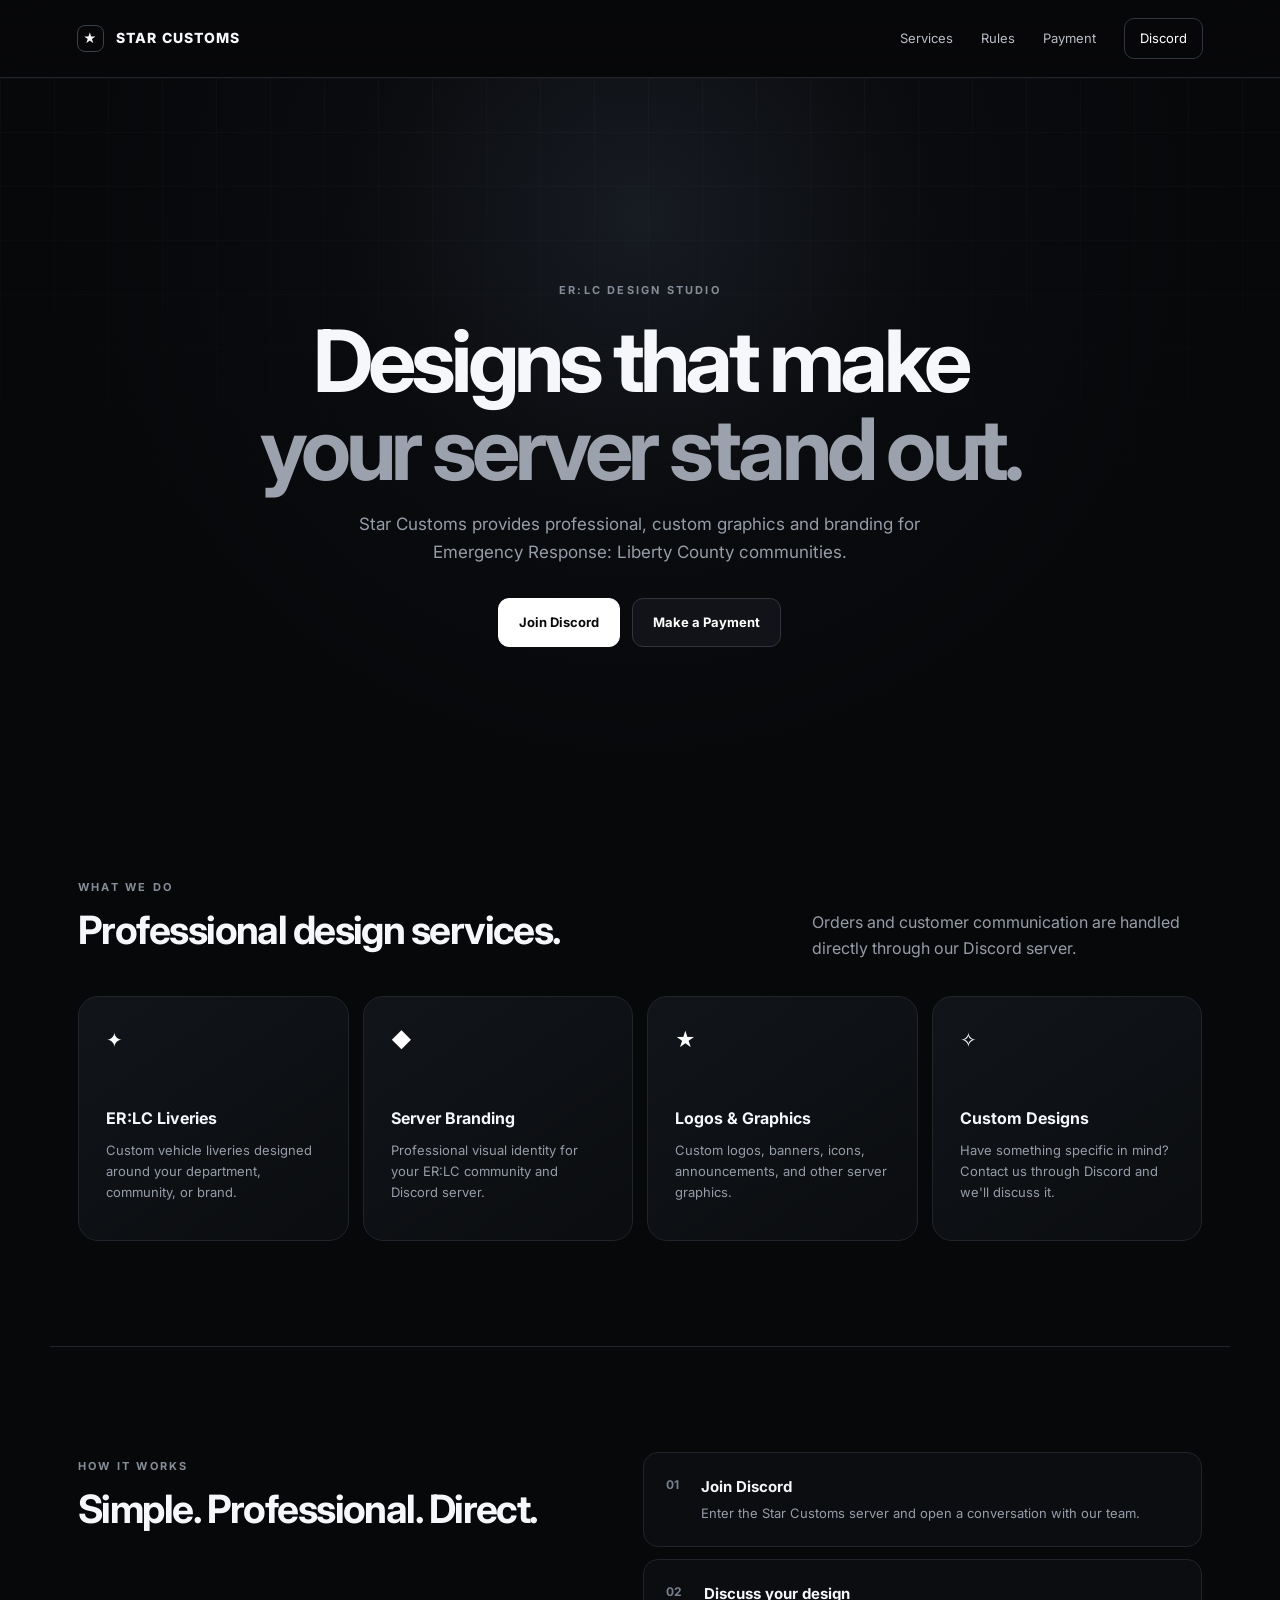
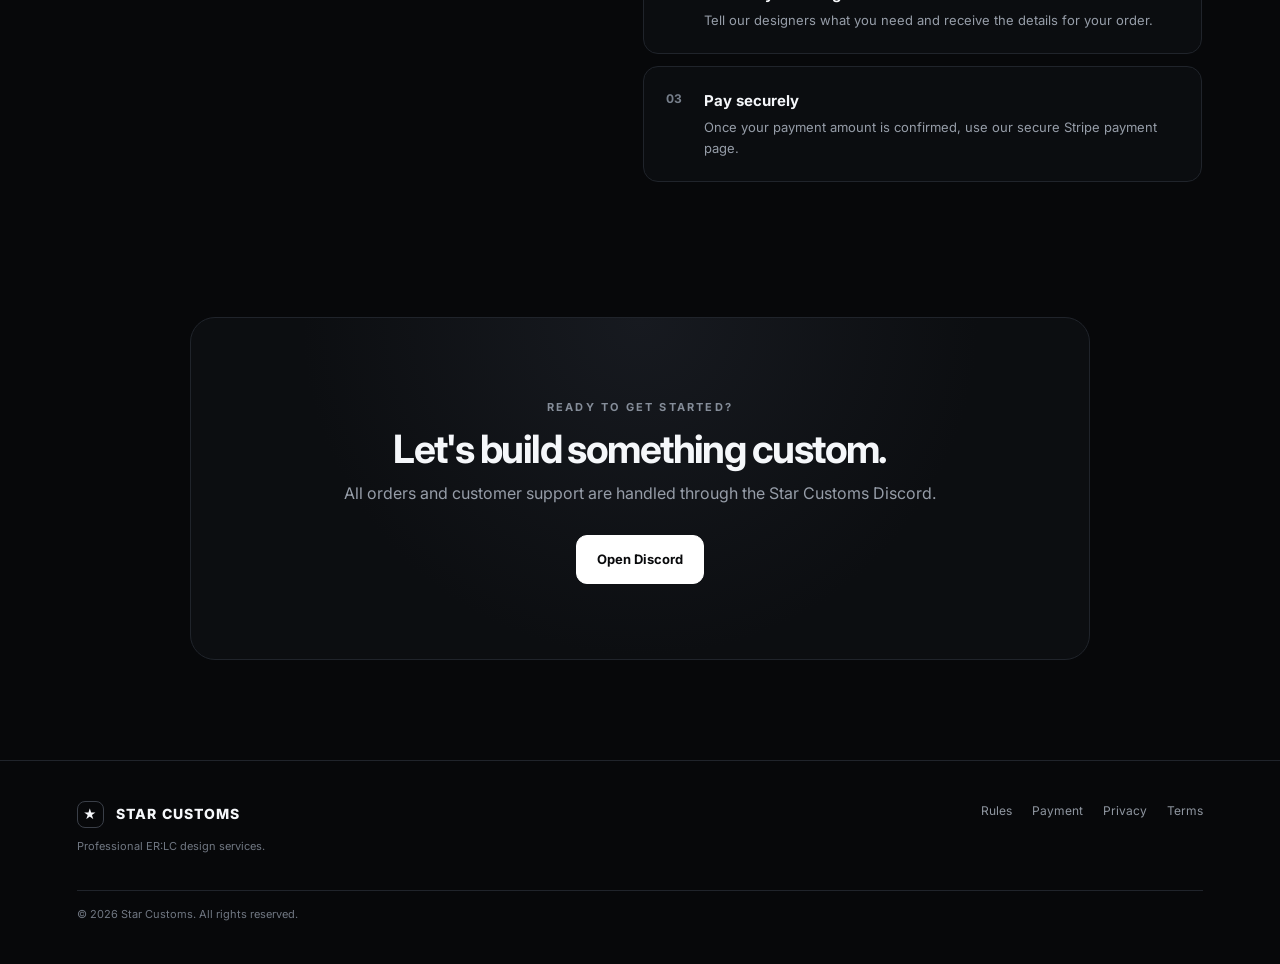
<file: index.html>
<!DOCTYPE html>
<html lang="en">
<head>
  <meta charset="UTF-8">
  <meta name="viewport" content="width=device-width, initial-scale=1.0">
  <title>Star Customs | ER:LC Designs</title>
  <meta name="description" content="Star Customs — professional ER:LC design services. Orders and support are handled through Discord.">
  <link rel="stylesheet" href="styles.css">
</head>
<body>
  <header class="nav">
    <a class="brand" href="index.html"><span class="star">★</span> STAR CUSTOMS</a>
    <nav>
      <a href="#services">Services</a>
      <a href="rules.html">Rules</a>
      <a href="payment.html">Payment</a>
      <a class="nav-discord" href="https://discord.gg/starcustoms" target="_blank" rel="noopener">Discord</a>
    </nav>
  </header>

  <main>
    <section class="hero">
      <div class="hero-glow"></div>
      <div class="hero-content">
        <div class="eyebrow">ER:LC DESIGN STUDIO</div>
        <h1>Designs that make<br><span>your server stand out.</span></h1>
        <p>Star Customs provides professional, custom graphics and branding for Emergency Response: Liberty County communities.</p>
        <div class="hero-actions">
          <a class="btn primary" href="https://discord.gg/starcustoms" target="_blank" rel="noopener">Join Discord</a>
          <a class="btn secondary" href="payment.html">Make a Payment</a>
        </div>
      </div>
    </section>

    <section id="services" class="section">
      <div class="section-heading">
        <div>
          <span class="eyebrow">WHAT WE DO</span>
          <h2>Professional design services.</h2>
        </div>
        <p>Orders and customer communication are handled directly through our Discord server.</p>
      </div>
      <div class="cards">
        <article class="card"><div class="icon">✦</div><h3>ER:LC Liveries</h3><p>Custom vehicle liveries designed around your department, community, or brand.</p></article>
        <article class="card"><div class="icon">◆</div><h3>Server Branding</h3><p>Professional visual identity for your ER:LC community and Discord server.</p></article>
        <article class="card"><div class="icon">★</div><h3>Logos & Graphics</h3><p>Custom logos, banners, icons, announcements, and other server graphics.</p></article>
        <article class="card"><div class="icon">✧</div><h3>Custom Designs</h3><p>Have something specific in mind? Contact us through Discord and we'll discuss it.</p></article>
      </div>
    </section>

    <section class="split">
      <div>
        <span class="eyebrow">HOW IT WORKS</span>
        <h2>Simple. Professional. Direct.</h2>
      </div>
      <div class="steps">
        <div class="step"><b>01</b><div><h3>Join Discord</h3><p>Enter the Star Customs server and open a conversation with our team.</p></div></div>
        <div class="step"><b>02</b><div><h3>Discuss your design</h3><p>Tell our designers what you need and receive the details for your order.</p></div></div>
        <div class="step"><b>03</b><div><h3>Pay securely</h3><p>Once your payment amount is confirmed, use our secure Stripe payment page.</p></div></div>
      </div>
    </section>

    <section class="cta">
      <span class="eyebrow">READY TO GET STARTED?</span>
      <h2>Let's build something custom.</h2>
      <p>All orders and customer support are handled through the Star Customs Discord.</p>
      <a class="btn primary" href="https://discord.gg/starcustoms" target="_blank" rel="noopener">Open Discord</a>
    </section>
  </main>

  <footer>
    <div><a class="brand" href="index.html"><span class="star">★</span> STAR CUSTOMS</a><p>Professional ER:LC design services.</p></div>
    <div class="footer-links"><a href="rules.html">Rules</a><a href="payment.html">Payment</a><a href="privacy.html">Privacy</a><a href="terms.html">Terms</a></div>
    <p class="copyright">© 2026 Star Customs. All rights reserved.</p>
  </footer>
</body>
</html>
</file>
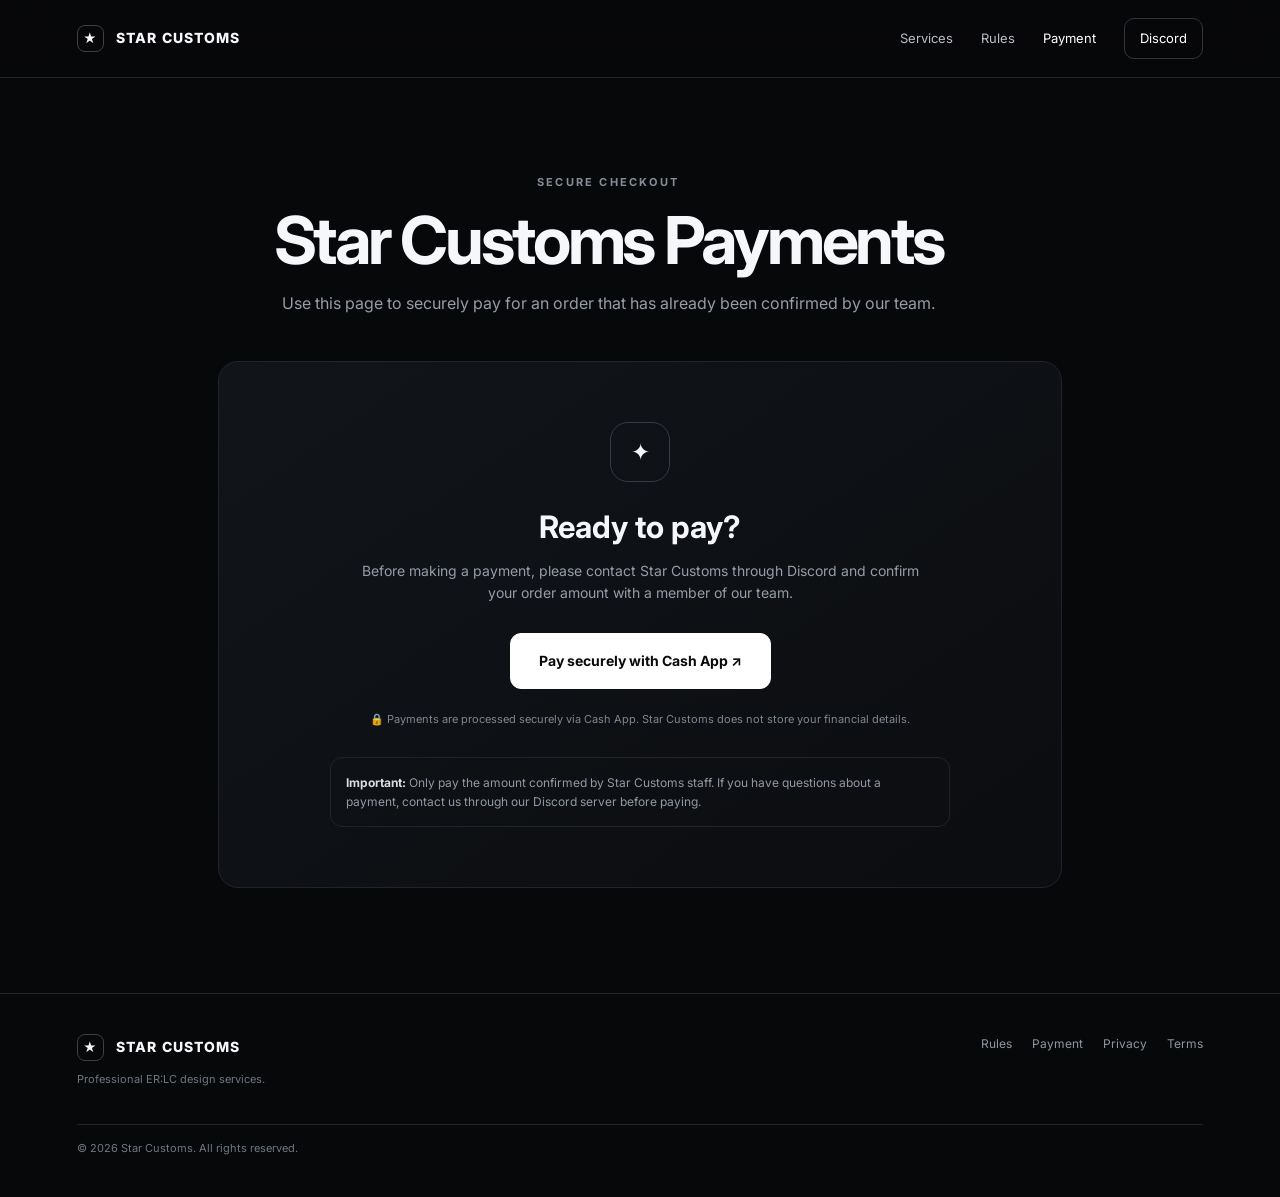
<file: payment.html>
<!DOCTYPE html>
<html lang="en">
<head>
  <meta charset="UTF-8"><meta name="viewport" content="width=device-width, initial-scale=1.0">
  <title>Payment | Star Customs</title><link rel="stylesheet" href="styles.css">
</head>
<body>
<header class="nav"><a class="brand" href="index.html"><span class="star">★</span> STAR CUSTOMS</a><nav><a href="index.html#services">Services</a><a href="rules.html">Rules</a><a class="active" href="payment.html">Payment</a><a class="nav-discord" href="https://discord.gg/starcustoms" target="_blank" rel="noopener">Discord</a></nav></header>
<main class="page payment-page">
  <div class="page-title"><span class="eyebrow">SECURE CHECKOUT</span><h1>Star Customs Payments</h1><p>Use this page to securely pay for an order that has already been confirmed by our team.</p></div>
  <section class="payment-box">
    <div class="payment-mark">✦</div>
    <h2>Ready to pay?</h2>
    <p>Before making a payment, please contact Star Customs through Discord and confirm your order amount with a member of our team.</p>
    <a class="btn primary large" href="https://cash.app/$erlczizo04199" target="_blank" rel="noopener">Pay securely with Cash App ↗</a>
    <div class="secure"><span>🔒</span> Payments are processed securely via Cash App. Star Customs does not store your financial details.</div>
    <div class="payment-note"><strong>Important:</strong> Only pay the amount confirmed by Star Customs staff. If you have questions about a payment, contact us through our Discord server before paying.</div>
  </section>
</main>
<footer><div><a class="brand" href="index.html"><span class="star">★</span> STAR CUSTOMS</a><p>Professional ER:LC design services.</p></div><div class="footer-links"><a href="rules.html">Rules</a><a href="payment.html">Payment</a><a href="privacy.html">Privacy</a><a href="terms.html">Terms</a></div><p class="copyright">© 2026 Star Customs. All rights reserved.</p></footer>
</body></html>
</file>
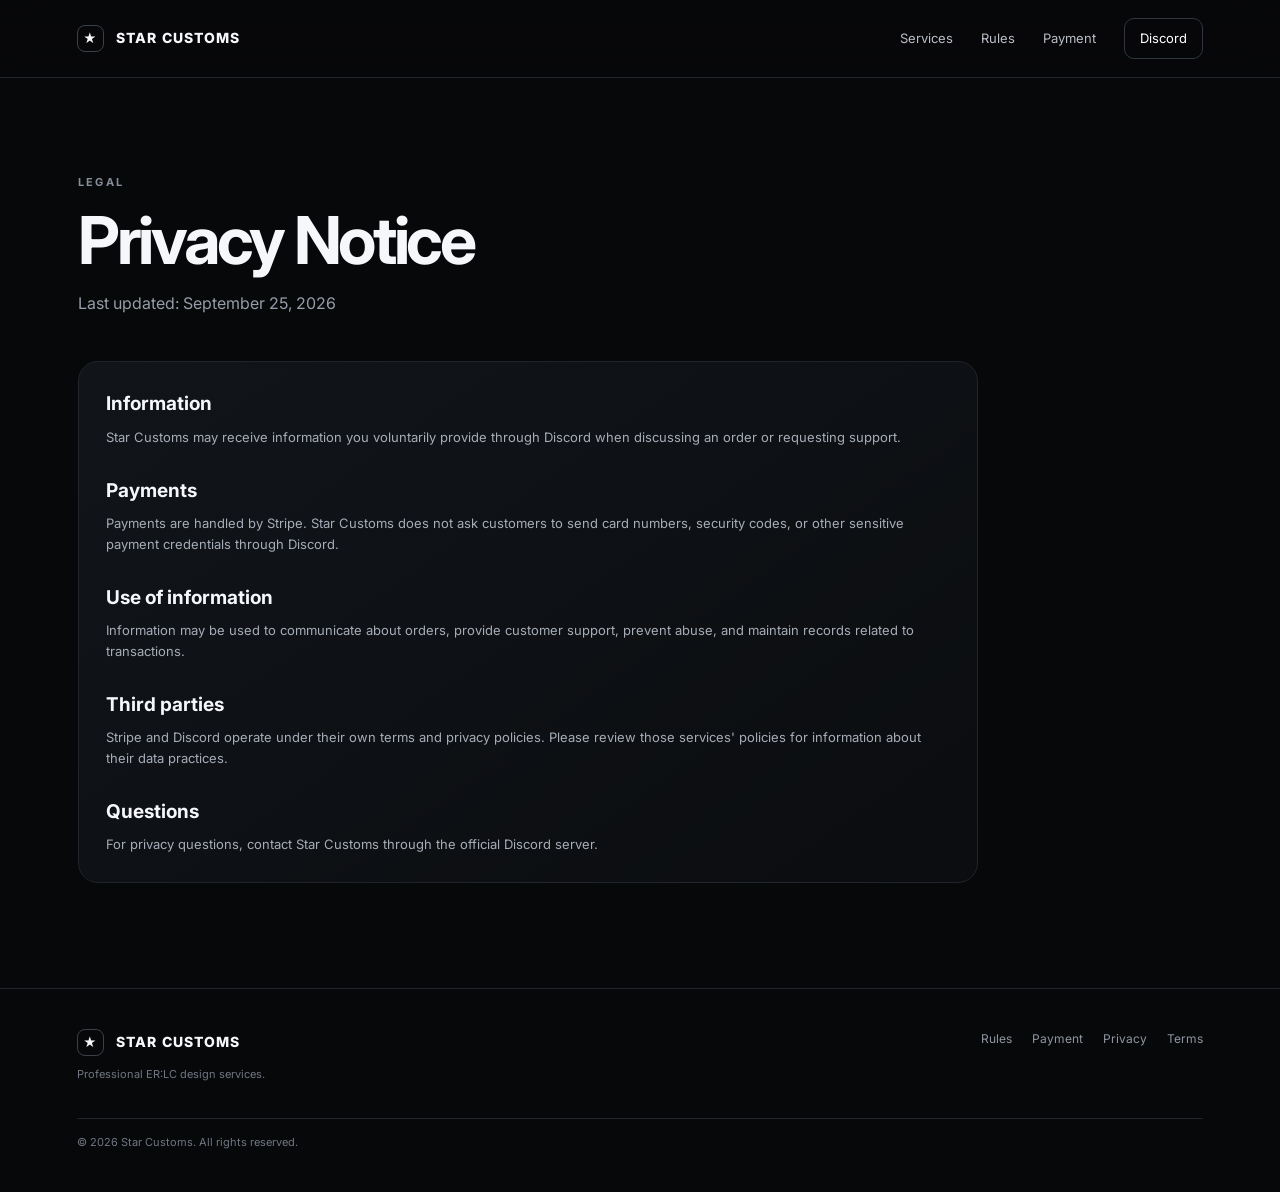
<file: privacy.html>
<!DOCTYPE html>
<html lang="en">
<head>
  <meta charset="UTF-8"><meta name="viewport" content="width=device-width, initial-scale=1.0">
  <title>Privacy | Star Customs</title><link rel="stylesheet" href="styles.css">
</head>
<body>
<header class="nav"><a class="brand" href="index.html"><span class="star">★</span> STAR CUSTOMS</a><nav><a href="index.html#services">Services</a><a href="rules.html">Rules</a><a href="payment.html">Payment</a><a class="nav-discord" href="https://discord.com/" target="_blank" rel="noopener">Discord</a></nav></header>
<main class="page legal">
<div class="page-title"><span class="eyebrow">LEGAL</span><h1>Privacy Notice</h1><p>Last updated: September 25, 2026</p></div>
<section class="legal-card">
<h2>Information</h2><p>Star Customs may receive information you voluntarily provide through Discord when discussing an order or requesting support.</p>
<h2>Payments</h2><p>Payments are handled by Stripe. Star Customs does not ask customers to send card numbers, security codes, or other sensitive payment credentials through Discord.</p>
<h2>Use of information</h2><p>Information may be used to communicate about orders, provide customer support, prevent abuse, and maintain records related to transactions.</p>
<h2>Third parties</h2><p>Stripe and Discord operate under their own terms and privacy policies. Please review those services' policies for information about their data practices.</p>
<h2>Questions</h2><p>For privacy questions, contact Star Customs through the official Discord server.</p>
</section>
</main>
<footer><div><a class="brand" href="index.html"><span class="star">★</span> STAR CUSTOMS</a><p>Professional ER:LC design services.</p></div><div class="footer-links"><a href="rules.html">Rules</a><a href="payment.html">Payment</a><a href="privacy.html">Privacy</a><a href="terms.html">Terms</a></div><p class="copyright">© 2026 Star Customs. All rights reserved.</p></footer>
</body></html>
</file>
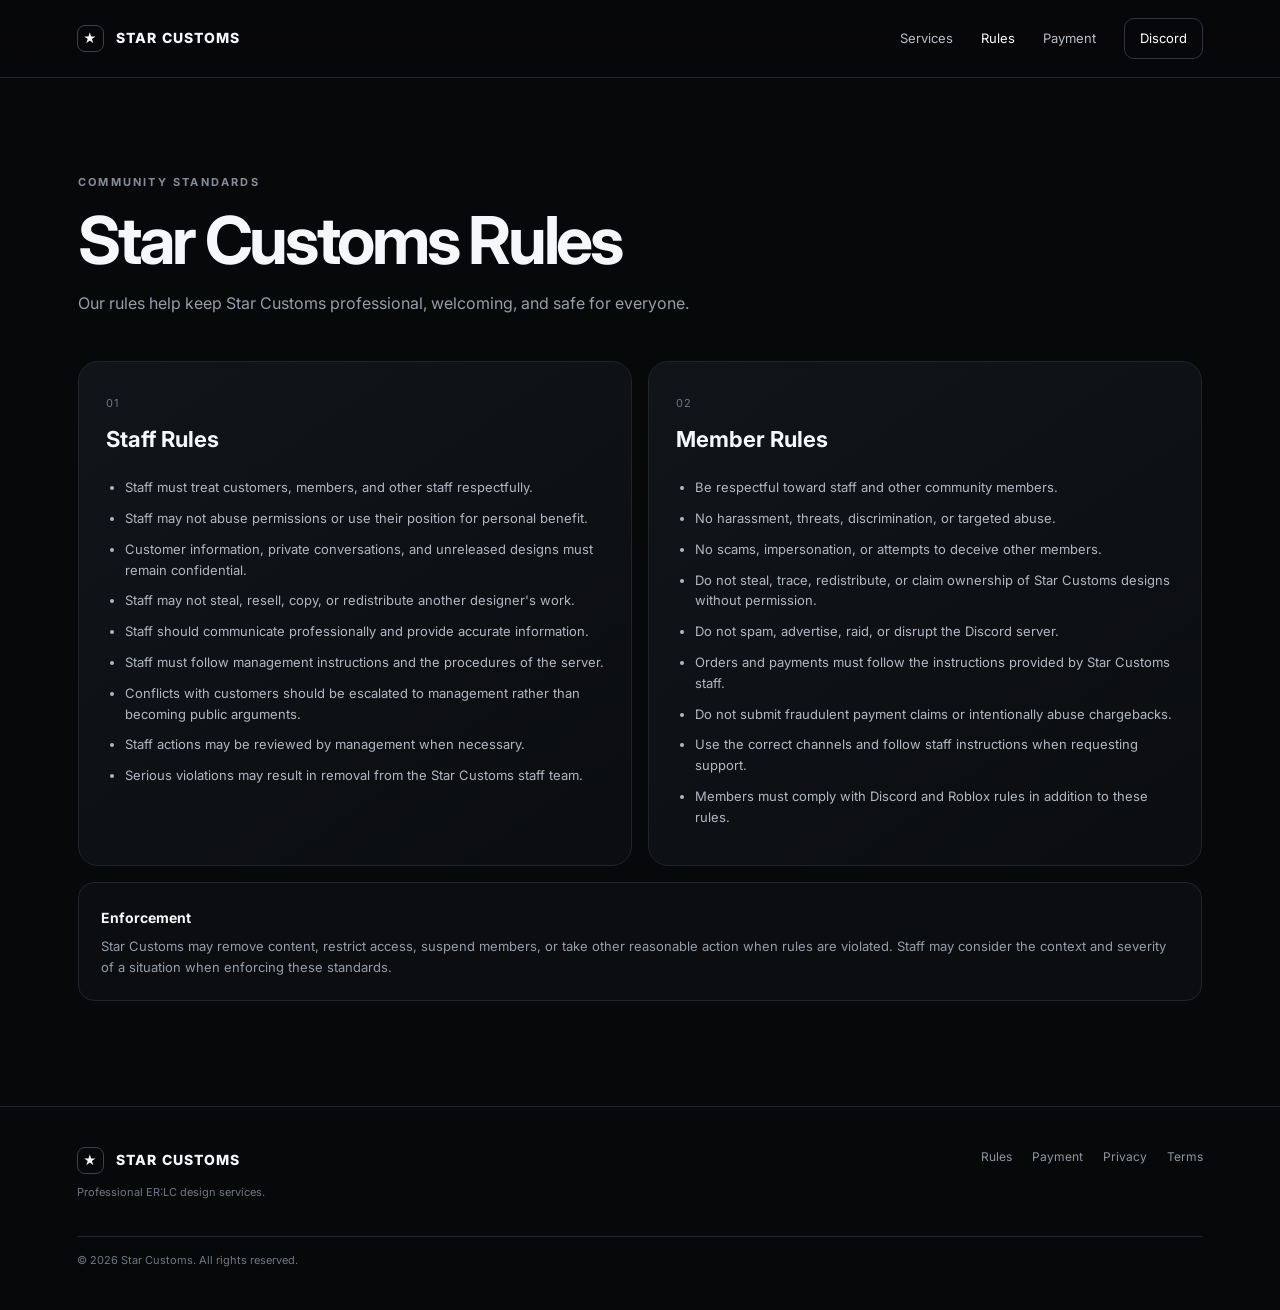
<file: rules.html>
<!DOCTYPE html>
<html lang="en">
<head>
  <meta charset="UTF-8"><meta name="viewport" content="width=device-width, initial-scale=1.0">
  <title>Rules | Star Customs</title><link rel="stylesheet" href="styles.css">
</head>
<body>
<header class="nav"><a class="brand" href="index.html"><span class="star">★</span> STAR CUSTOMS</a><nav><a href="index.html#services">Services</a><a class="active" href="rules.html">Rules</a><a href="payment.html">Payment</a><a class="nav-discord" href="https://discord.com/" target="_blank" rel="noopener">Discord</a></nav></header>
<main class="page">
  <div class="page-title"><span class="eyebrow">COMMUNITY STANDARDS</span><h1>Star Customs Rules</h1><p>Our rules help keep Star Customs professional, welcoming, and safe for everyone.</p></div>
  <div class="rule-grid">
    <section class="rule-card"><span>01</span><h2>Staff Rules</h2>
      <ul><li>Staff must treat customers, members, and other staff respectfully.</li><li>Staff may not abuse permissions or use their position for personal benefit.</li><li>Customer information, private conversations, and unreleased designs must remain confidential.</li><li>Staff may not steal, resell, copy, or redistribute another designer's work.</li><li>Staff should communicate professionally and provide accurate information.</li><li>Staff must follow management instructions and the procedures of the server.</li><li>Conflicts with customers should be escalated to management rather than becoming public arguments.</li><li>Staff actions may be reviewed by management when necessary.</li><li>Serious violations may result in removal from the Star Customs staff team.</li></ul>
    </section>
    <section class="rule-card"><span>02</span><h2>Member Rules</h2>
      <ul><li>Be respectful toward staff and other community members.</li><li>No harassment, threats, discrimination, or targeted abuse.</li><li>No scams, impersonation, or attempts to deceive other members.</li><li>Do not steal, trace, redistribute, or claim ownership of Star Customs designs without permission.</li><li>Do not spam, advertise, raid, or disrupt the Discord server.</li><li>Orders and payments must follow the instructions provided by Star Customs staff.</li><li>Do not submit fraudulent payment claims or intentionally abuse chargebacks.</li><li>Use the correct channels and follow staff instructions when requesting support.</li><li>Members must comply with Discord and Roblox rules in addition to these rules.</li></ul>
    </section>
  </div>
  <div class="notice"><strong>Enforcement</strong><p>Star Customs may remove content, restrict access, suspend members, or take other reasonable action when rules are violated. Staff may consider the context and severity of a situation when enforcing these standards.</p></div>
</main>
<footer><div><a class="brand" href="index.html"><span class="star">★</span> STAR CUSTOMS</a><p>Professional ER:LC design services.</p></div><div class="footer-links"><a href="rules.html">Rules</a><a href="payment.html">Payment</a><a href="privacy.html">Privacy</a><a href="terms.html">Terms</a></div><p class="copyright">© 2026 Star Customs. All rights reserved.</p></footer>
</body></html>
</file>
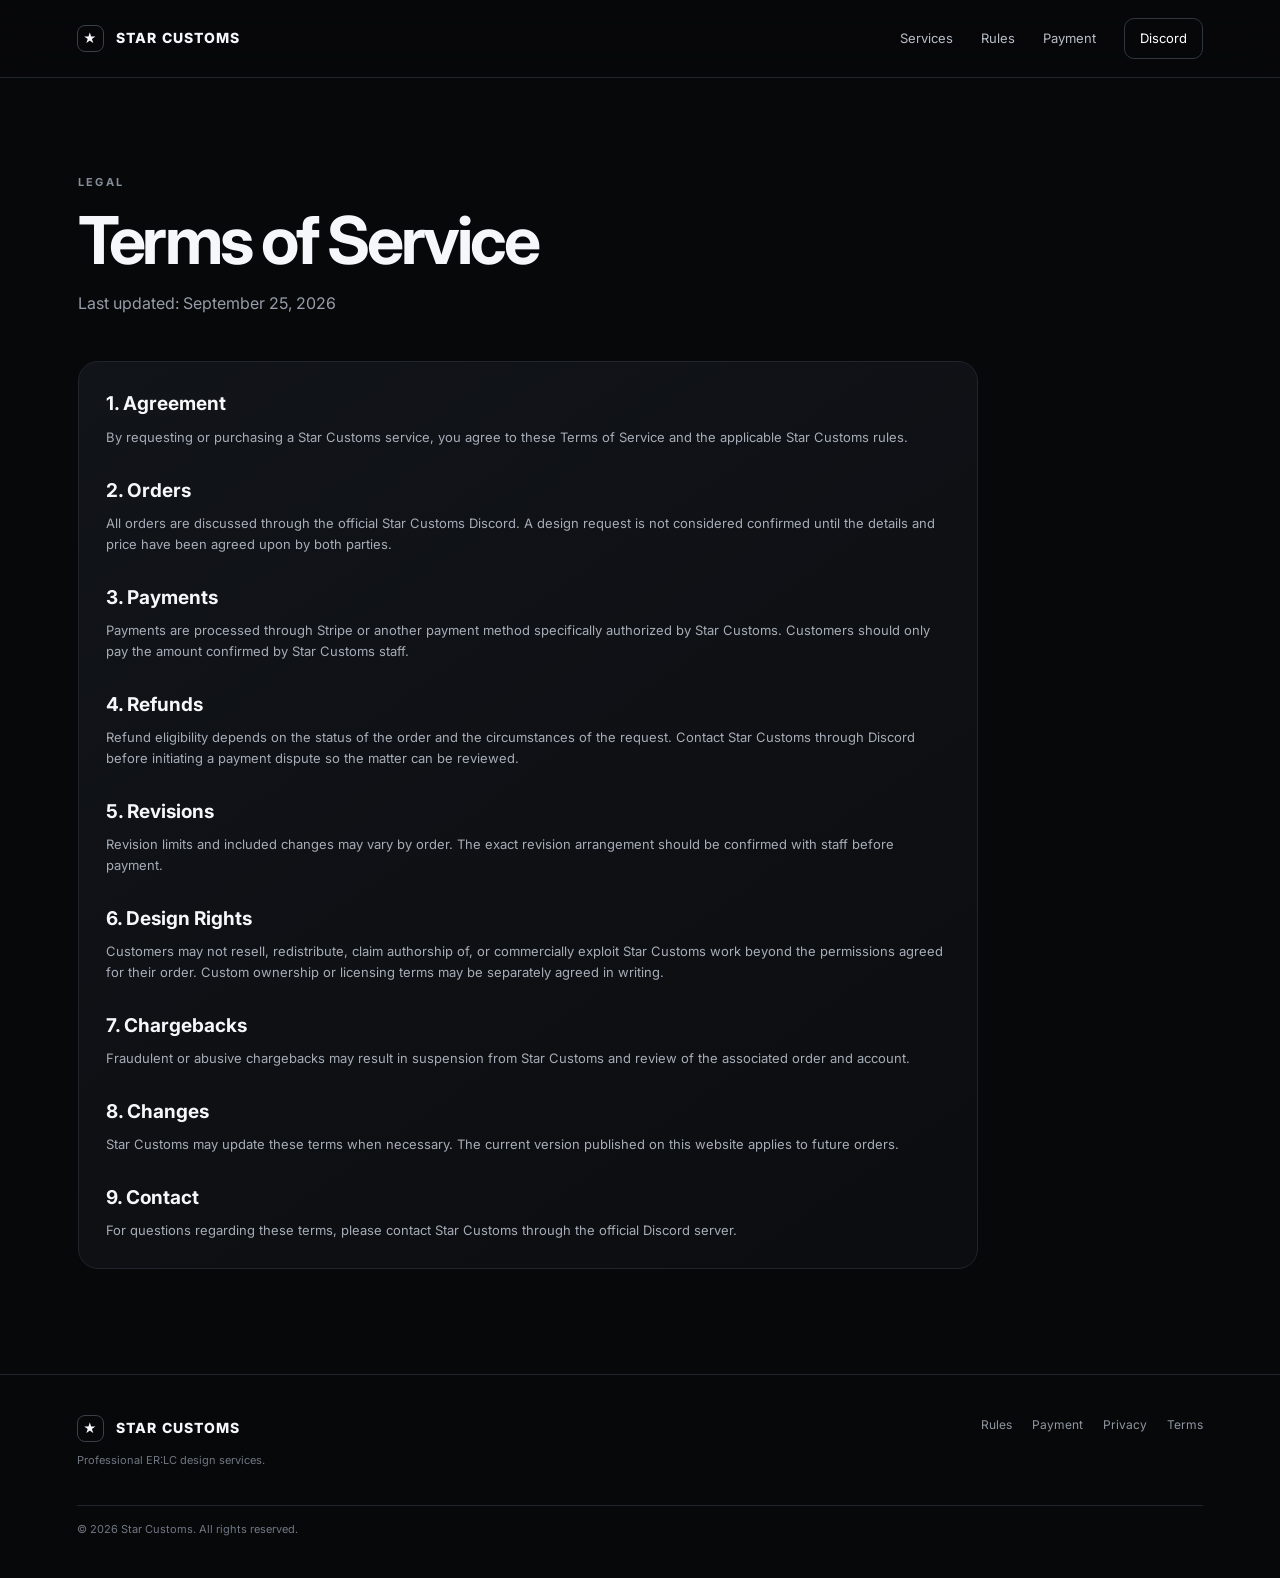
<file: terms.html>
<!DOCTYPE html>
<html lang="en">
<head>
  <meta charset="UTF-8"><meta name="viewport" content="width=device-width, initial-scale=1.0">
  <title>Terms of Service | Star Customs</title><link rel="stylesheet" href="styles.css">
</head>
<body>
<header class="nav"><a class="brand" href="index.html"><span class="star">★</span> STAR CUSTOMS</a><nav><a href="index.html#services">Services</a><a href="rules.html">Rules</a><a href="payment.html">Payment</a><a class="nav-discord" href="https://discord.com/" target="_blank" rel="noopener">Discord</a></nav></header>
<main class="page legal">
<div class="page-title"><span class="eyebrow">LEGAL</span><h1>Terms of Service</h1><p>Last updated: September 25, 2026</p></div>
<section class="legal-card">
<h2>1. Agreement</h2><p>By requesting or purchasing a Star Customs service, you agree to these Terms of Service and the applicable Star Customs rules.</p>
<h2>2. Orders</h2><p>All orders are discussed through the official Star Customs Discord. A design request is not considered confirmed until the details and price have been agreed upon by both parties.</p>
<h2>3. Payments</h2><p>Payments are processed through Stripe or another payment method specifically authorized by Star Customs. Customers should only pay the amount confirmed by Star Customs staff.</p>
<h2>4. Refunds</h2><p>Refund eligibility depends on the status of the order and the circumstances of the request. Contact Star Customs through Discord before initiating a payment dispute so the matter can be reviewed.</p>
<h2>5. Revisions</h2><p>Revision limits and included changes may vary by order. The exact revision arrangement should be confirmed with staff before payment.</p>
<h2>6. Design Rights</h2><p>Customers may not resell, redistribute, claim authorship of, or commercially exploit Star Customs work beyond the permissions agreed for their order. Custom ownership or licensing terms may be separately agreed in writing.</p>
<h2>7. Chargebacks</h2><p>Fraudulent or abusive chargebacks may result in suspension from Star Customs and review of the associated order and account.</p>
<h2>8. Changes</h2><p>Star Customs may update these terms when necessary. The current version published on this website applies to future orders.</p>
<h2>9. Contact</h2><p>For questions regarding these terms, please contact Star Customs through the official Discord server.</p>
</section>
</main>
<footer><div><a class="brand" href="index.html"><span class="star">★</span> STAR CUSTOMS</a><p>Professional ER:LC design services.</p></div><div class="footer-links"><a href="rules.html">Rules</a><a href="payment.html">Payment</a><a href="privacy.html">Privacy</a><a href="terms.html">Terms</a></div><p class="copyright">© 2026 Star Customs. All rights reserved.</p></footer>
</body></html>
</file>
<file: styles.css>
@import url('https://fonts.googleapis.com/css2?family=Inter:wght@400;500;600;700;800&display=swap');
:root{--bg:#07080a;--panel:#0d0f12;--panel2:#111419;--text:#f5f7fa;--muted:#969da8;--line:#20242b;--accent:#ffffff;--radius:20px}
*{box-sizing:border-box}html{scroll-behavior:smooth}body{margin:0;background:var(--bg);color:var(--text);font-family:Inter,Arial,sans-serif;line-height:1.6}a{color:inherit;text-decoration:none}.nav{height:78px;border-bottom:1px solid var(--line);display:flex;align-items:center;justify-content:space-between;padding:0 6%;position:sticky;top:0;background:rgba(7,8,10,.86);backdrop-filter:blur(18px);z-index:20}.brand{font-weight:800;letter-spacing:.08em;font-size:14px}.star{display:inline-grid;place-items:center;width:27px;height:27px;margin-right:8px;border:1px solid #3a3f48;border-radius:8px;font-size:13px}.nav nav{display:flex;align-items:center;gap:28px;font-size:13px;color:#b9bec7}.nav nav a:hover,.nav nav .active{color:#fff}.nav-discord{border:1px solid #30353e;padding:9px 15px;border-radius:10px;color:#fff!important}.hero{min-height:690px;display:grid;place-items:center;text-align:center;padding:80px 7%;position:relative;overflow:hidden;background:radial-gradient(circle at 50% 20%,#171b22 0,#0a0b0e 35%,#07080a 70%)}.hero:before{content:"";position:absolute;inset:0;background-image:linear-gradient(rgba(255,255,255,.025) 1px,transparent 1px),linear-gradient(90deg,rgba(255,255,255,.025) 1px,transparent 1px);background-size:54px 54px;mask-image:linear-gradient(to bottom,black,transparent 80%)}.hero-content{max-width:900px;position:relative}.eyebrow{font-size:11px;letter-spacing:.2em;font-weight:700;color:#858d99}.hero h1{font-size:clamp(45px,7vw,86px);line-height:1.02;letter-spacing:-.055em;margin:18px 0}.hero h1 span{color:#9ba2ad}.hero p{max-width:640px;margin:0 auto;color:var(--muted);font-size:17px}.hero-actions{display:flex;justify-content:center;gap:12px;margin-top:32px}.btn{display:inline-flex;align-items:center;justify-content:center;padding:13px 20px;border-radius:11px;font-size:13px;font-weight:700;border:1px solid #30353e;transition:.2s}.btn:hover{transform:translateY(-2px)}.btn.primary{background:#fff;color:#090a0c;border-color:#fff}.btn.secondary{background:#111318;color:#fff}.btn.large{padding:16px 28px;font-size:14px}.section,.split,.page{max-width:1180px;margin:auto;padding:105px 28px}.section-heading{display:flex;justify-content:space-between;gap:50px;align-items:end;margin-bottom:35px}.section-heading h2,.split h2,.cta h2{font-size:39px;line-height:1.1;letter-spacing:-.04em;margin:10px 0}.section-heading>p{max-width:390px;color:var(--muted);margin:0}.cards{display:grid;grid-template-columns:repeat(4,1fr);gap:14px}.card,.rule-card,.legal-card,.payment-box{background:linear-gradient(145deg,#111419,#0b0d10);border:1px solid var(--line);border-radius:var(--radius);padding:27px}.card{min-height:245px}.icon{font-size:20px;margin-bottom:50px;color:#fff}.card h3{font-size:16px;margin:0 0 8px}.card p{font-size:13px;color:var(--muted);margin:0}.split{border-top:1px solid var(--line);display:grid;grid-template-columns:1fr 1.2fr;gap:100px}.steps{display:grid;gap:12px}.step{display:flex;gap:22px;padding:22px;border:1px solid var(--line);border-radius:15px;background:#0b0d10}.step b{color:#777f8b;font-size:12px}.step h3{font-size:15px;margin:0}.step p{font-size:13px;color:var(--muted);margin:4px 0 0}.cta{text-align:center;margin:30px auto 100px;max-width:900px;padding:75px 30px;border:1px solid var(--line);border-radius:25px;background:radial-gradient(circle at 50% 0,#171a20,#0c0e11 60%)}.cta p{color:var(--muted);margin:0 auto 28px}.page{padding-top:90px;min-height:700px}.page-title{margin-bottom:45px;max-width:780px}.page-title h1{font-size:clamp(42px,6vw,66px);letter-spacing:-.05em;line-height:1.05;margin:12px 0}.page-title p{color:var(--muted)}.rule-grid{display:grid;grid-template-columns:1fr 1fr;gap:16px}.rule-card>span{font-size:11px;color:#707782;letter-spacing:.12em}.rule-card h2{margin:7px 0 20px;font-size:22px}.rule-card ul{padding-left:19px;margin:0}.rule-card li{margin:10px 0;color:#b2b8c1;font-size:13px}.notice{margin-top:16px;border:1px solid var(--line);border-radius:16px;padding:22px;background:#0b0d10}.notice strong{font-size:14px}.notice p{margin:6px 0 0;color:var(--muted);font-size:13px}.payment-page{max-width:900px;text-align:center}.payment-box{padding:60px 30px}.payment-mark{margin:auto auto 20px;width:60px;height:60px;display:grid;place-items:center;border:1px solid #363b45;border-radius:18px;font-size:23px}.payment-box h2{font-size:31px;margin:0 0 8px}.payment-box>p{max-width:560px;margin:0 auto 28px;color:var(--muted);font-size:14px}.secure{margin-top:22px;color:#7f8792;font-size:11px}.payment-note{max-width:620px;margin:28px auto 0;padding:15px;border:1px solid var(--line);border-radius:12px;color:#9299a4;font-size:12px;text-align:left}.payment-note strong{color:#d8dce2}.legal-card{max-width:900px}.legal-card h2{font-size:19px;margin:28px 0 7px}.legal-card h2:first-child{margin-top:0}.legal-card p{font-size:13px;color:#a6adb7;margin:0}.footer-links{display:flex;gap:20px;font-size:12px;color:#8f96a0}footer{border-top:1px solid var(--line);padding:40px 6%;display:grid;grid-template-columns:1fr auto;gap:20px}footer p{font-size:11px;color:#707782;margin:10px 0 0}.copyright{grid-column:1/-1;padding-top:15px;border-top:1px solid var(--line);margin-top:15px!important}@media(max-width:850px){.nav{padding:0 20px}.nav nav a:not(.nav-discord){display:none}.cards{grid-template-columns:1fr 1fr}.section-heading,.split{display:block}.section-heading>p{margin-top:15px}.split{padding-top:70px;padding-bottom:70px}.steps{margin-top:35px}.rule-grid{grid-template-columns:1fr}footer{display:block}.footer-links{margin-top:25px;flex-wrap:wrap}.copyright{margin-top:25px!important}}@media(max-width:550px){.hero{min-height:610px;padding:60px 20px}.hero h1{font-size:45px}.hero p{font-size:14px}.hero-actions{flex-direction:column}.section,.split,.page{padding-left:18px;padding-right:18px}.cards{grid-template-columns:1fr}.section-heading h2,.split h2,.cta h2{font-size:32px}.page-title h1{font-size:43px}.payment-box{padding:40px 20px}}
</file>
